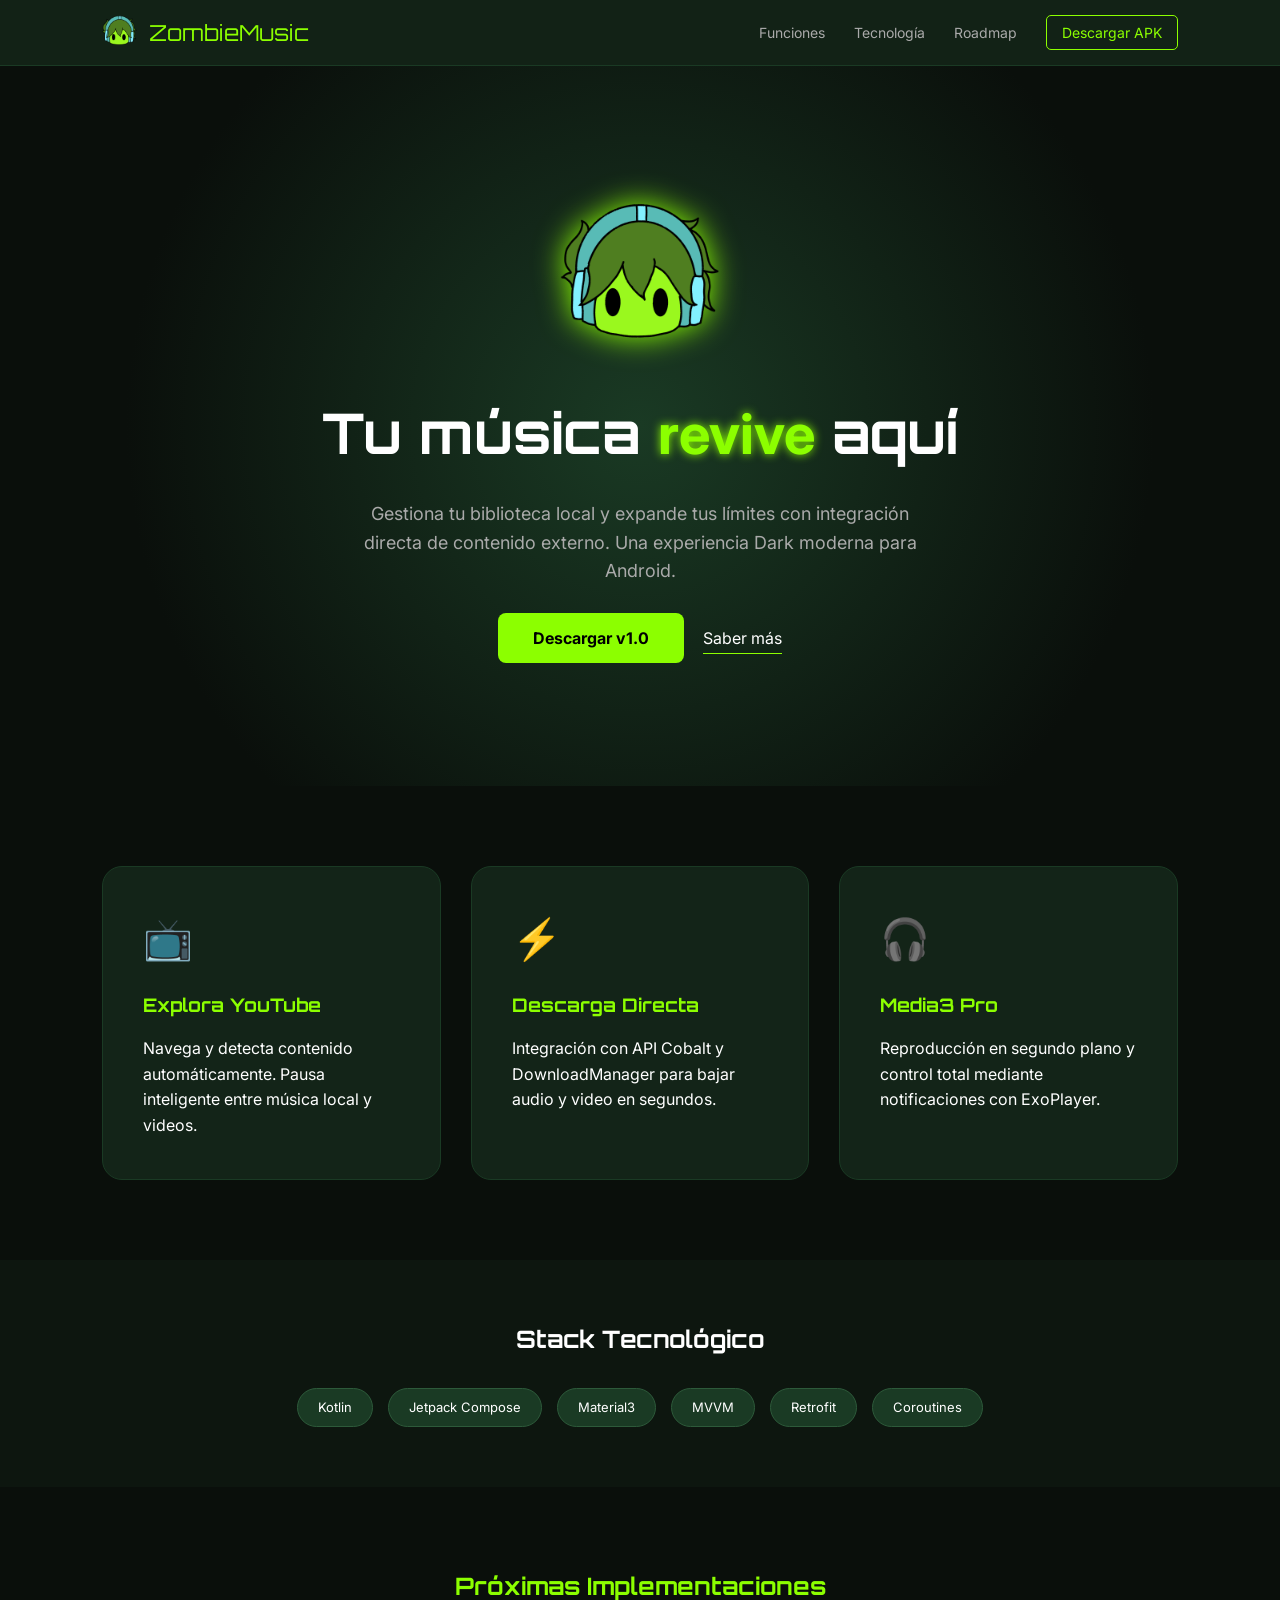
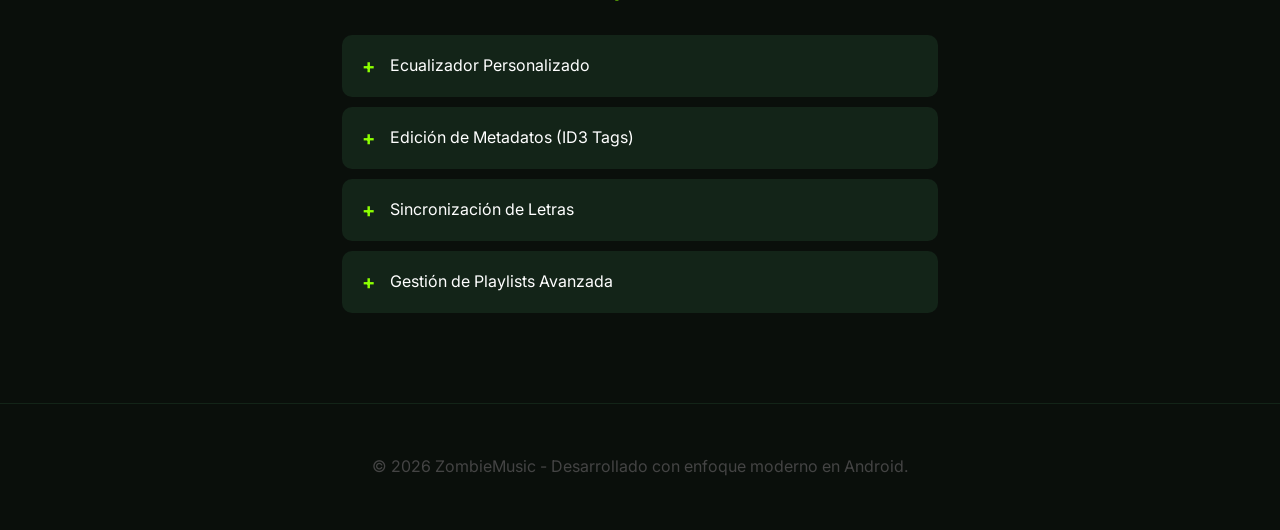
<file: index.html>
<!DOCTYPE html>
<html lang="es">
<head>
    <meta charset="UTF-8">
    <meta name="viewport" content="width=device-width, initial-scale=1.0">
    <title>ZombieMusic | Revive tu música</title>
    <link rel="stylesheet" href="css/Styles.css">
    <link href="https://fonts.googleapis.com/css2?family=Orbitron:wght@400;700&family=Inter:wght@300;400;700&display=swap" rel="stylesheet">
</head>
<body>

    <header class="navbar">
        <div class="logo">
            <img src="imagenes/logo.png" alt="ZombieMusic Logo">
            <span>ZombieMusic</span>
        </div>
        <nav>
            <a href="#features">Funciones</a>
            <a href="#tech">Tecnología</a>
            <a href="#roadmap">Roadmap</a>
            <a href="#" class="nav-download">Descargar APK</a>
        </nav>
    </header>

    <section class="hero">
        <div class="hero-content">
            <img src="imagenes/logo.png" class="hero-logo" alt="ZombieMusic">
            <h1>Tu música <span class="neon-text">revive</span> aquí</h1>
            <p>Gestiona tu biblioteca local y expande tus límites con integración directa de contenido externo. Una experiencia Dark moderna para Android.</p>
            <div class="hero-btns">
                <a href="#" class="download-btn">Descargar v1.0</a>
                <a href="#features" class="secondary-btn">Saber más</a>
            </div>
        </div>
    </section>

    <section id="features" class="features-grid">
        <div class="feature-card">
            <div class="icon">📺</div>
            <h3>Explora YouTube</h3>
            <p>Navega y detecta contenido automáticamente. Pausa inteligente entre música local y videos.</p>
        </div>
        <div class="feature-card">
            <div class="icon">⚡</div>
            <h3>Descarga Directa</h3>
            <p>Integración con API Cobalt y DownloadManager para bajar audio y video en segundos.</p>
        </div>
        <div class="feature-card">
            <div class="icon">🎧</div>
            <h3>Media3 Pro</h3>
            <p>Reproducción en segundo plano y control total mediante notificaciones con ExoPlayer.</p>
        </div>
    </section>

    <section id="tech" class="tech-stack">
        <h2>Stack Tecnológico</h2>
        <div class="tags">
            <span>Kotlin</span>
            <span>Jetpack Compose</span>
            <span>Material3</span>
            <span>MVVM</span>
            <span>Retrofit</span>
            <span>Coroutines</span>
        </div>
    </section>

    <section id="roadmap" class="roadmap">
        <h2>Próximas Implementaciones</h2>
        <ul>
            <li><span>+</span> Ecualizador Personalizado</li>
            <li><span>+</span> Edición de Metadatos (ID3 Tags)</li>
            <li><span>+</span> Sincronización de Letras</li>
            <li><span>+</span> Gestión de Playlists Avanzada</li>
        </ul>
    </section>

    <footer>
        <p>© 2026 ZombieMusic - Desarrollado con enfoque moderno en Android.</p>
    </footer>

</body>
</html>
</file>
<file: css/Styles.css>
:root {
    --bg-dark: #0a0f0b;
    --bg-card: #132418;
    --neon-green: #8CFF00;
    --accent-blue: #63cbd1;
    --text-gray: #aaa;
}

*{
    margin:0;
    padding:0;
    box-sizing:border-box;
    font-family: 'Inter', sans-serif;
    scroll-behavior: smooth;
}

body{
    background: var(--bg-dark);
    color: white;
    line-height: 1.6;
}

h1, h2, h3, .logo span {
    font-family: 'Orbitron', sans-serif;
}

/* NAVBAR */
.navbar{
    display:flex;
    justify-content:space-between;
    align-items:center;
    padding:15px 8%;
    background: rgba(19, 36, 24, 0.95);
    position: sticky;
    top: 0;
    z-index: 100;
    border-bottom: 1px solid #1a3a24;
}

.logo{
    display:flex;
    align-items:center;
    gap:12px;
    font-size:22px;
    color: var(--neon-green);
}

.logo img{ width:35px; }

nav a{
    margin-left:25px;
    text-decoration:none;
    color: var(--text-gray);
    font-size: 14px;
    transition: 0.3s;
}

nav a:hover, .nav-download {
    color: var(--neon-green);
}

.nav-download {
    border: 1px solid var(--neon-green);
    padding: 8px 15px;
    border-radius: 5px;
}

/* HERO */
.hero{
    height: 80vh;
    display: flex;
    align-items: center;
    justify-content: center;
    text-align:center;
    background: radial-gradient(circle at center, #1a3a24 0%, var(--bg-dark) 70%);
}

.hero-logo{ width:160px; margin-bottom:20px; filter: drop-shadow(0 0 15px var(--neon-green)); }

.hero h1{ font-size:56px; margin-bottom:20px; }
.neon-text { color: var(--neon-green); text-shadow: 0 0 10px var(--neon-green); }

.hero p{ max-width:600px; margin: 0 auto 40px; color: var(--text-gray); font-size: 18px; }

.download-btn {
    background: var(--neon-green);
    color: black;
    padding: 15px 35px;
    border-radius: 8px;
    text-decoration: none;
    font-weight: bold;
    margin-right: 15px;
    transition: 0.3s;
}

.secondary-btn {
    color: white;
    text-decoration: none;
    border-bottom: 1px solid var(--neon-green);
    padding-bottom: 5px;
}

/* FEATURES */
.features-grid {
    display: grid;
    grid-template-columns: repeat(auto-fit, minmax(280px, 1fr));
    gap: 30px;
    padding: 80px 8%;
}

.feature-card {
    background: var(--bg-card);
    padding: 40px;
    border-radius: 20px;
    transition: 0.3s;
    border: 1px solid #1a3a24;
}

.feature-card:hover {
    transform: translateY(-10px);
    border-color: var(--neon-green);
}

.feature-card .icon { font-size: 40px; margin-bottom: 20px; }
.feature-card h3 { color: var(--neon-green); margin-bottom: 15px; }

/* TECH STACK */
.tech-stack {
    text-align: center;
    padding: 60px 8%;
    background: #0d160f;
}

.tags {
    display: flex;
    justify-content: center;
    gap: 15px;
    flex-wrap: wrap;
    margin-top: 30px;
}

.tags span {
    background: #1a3a24;
    padding: 8px 20px;
    border-radius: 20px;
    font-size: 13px;
    border: 1px solid #2d5a3a;
}

/* ROADMAP */
.roadmap {
    padding: 80px 8%;
    max-width: 800px;
    margin: auto;
}

.roadmap h2 { color: var(--neon-green); margin-bottom: 30px; text-align: center;}

.roadmap ul { list-style: none; }
.roadmap li {
    background: #132418;
    margin-bottom: 10px;
    padding: 15px 20px;
    border-radius: 10px;
    display: flex;
    align-items: center;
    gap: 15px;
}

.roadmap li span { color: var(--neon-green); font-weight: bold; font-size: 20px; }

footer{
    text-align:center;
    padding:50px;
    color: #444;
    border-top: 1px solid #132418;
}
</file>
